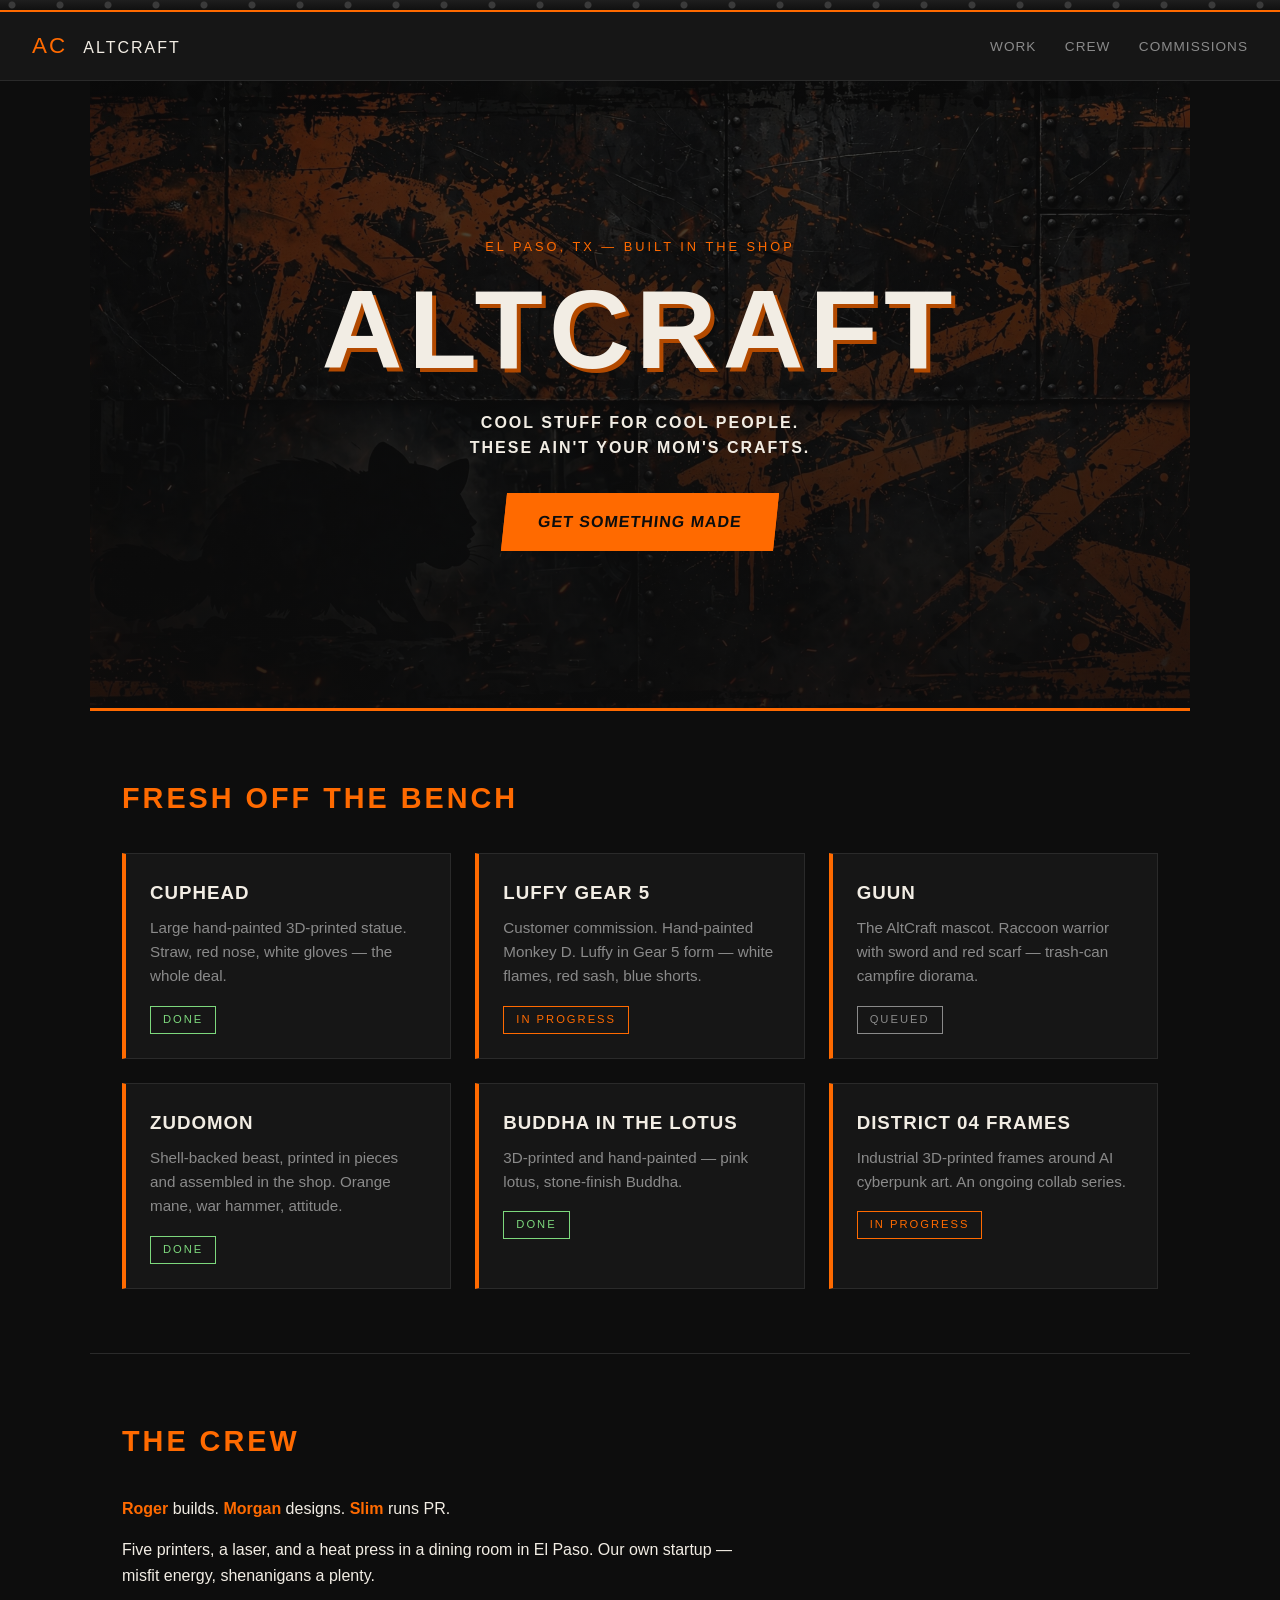
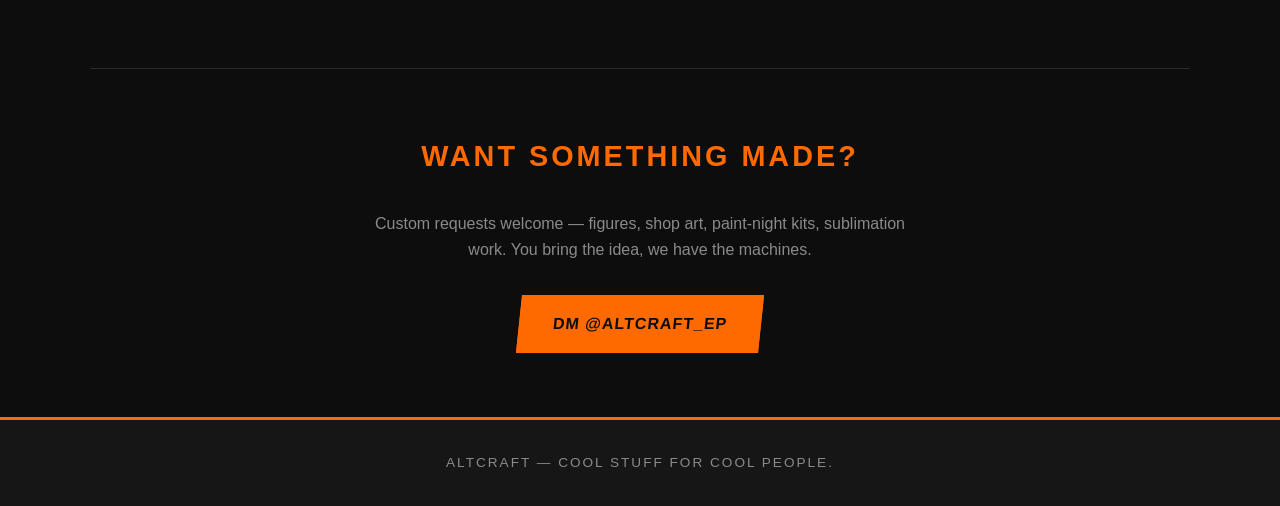
<file: index.html>
<!DOCTYPE html>
<html lang="en">
<head>
<meta charset="UTF-8">
<meta name="viewport" content="width=device-width, initial-scale=1.0">
<title>ALTCRAFT — Cool Stuff for Cool People</title>
<meta name="description" content="AltCraft: 3D prints, laser work, and custom creations from a dining-room shop in El Paso, TX. Cool stuff for cool people.">
<link rel="stylesheet" href="styles.css">
</head>
<body>

<header class="site-header">
  <div class="logo">AC <span>ALTCRAFT</span></div>
  <nav>
    <a href="#work">Work</a>
    <a href="#crew">Crew</a>
    <a href="#commissions">Commissions</a>
  </nav>
</header>

<section class="hero">
  <div class="hero-inner">
    <p class="kicker">El Paso, TX — built in the shop</p>
    <h1>ALTCRAFT</h1>
    <p class="tagline">COOL STUFF FOR COOL PEOPLE.<br>THESE AIN'T YOUR MOM'S CRAFTS.</p>
    <a class="cta" href="#commissions">Get something made</a>
  </div>
</section>

<section id="work" class="gallery">
  <h2>Fresh off the bench</h2>
  <div class="cards">
    <article class="card">
      <h3>Cuphead</h3>
      <p>Large hand-painted 3D-printed statue. Straw, red nose, white gloves — the whole deal.</p>
      <span class="badge done">Done</span>
    </article>
    <article class="card">
      <h3>Luffy Gear 5</h3>
      <p>Customer commission. Hand-painted Monkey D. Luffy in Gear 5 form — white flames, red sash, blue shorts.</p>
      <span class="badge wip">In progress</span>
    </article>
    <article class="card">
      <h3>Guun</h3>
      <p>The AltCraft mascot. Raccoon warrior with sword and red scarf — trash-can campfire diorama.</p>
      <span class="badge queued">Queued</span>
    </article>
    <article class="card">
      <h3>Zudomon</h3>
      <p>Shell-backed beast, printed in pieces and assembled in the shop. Orange mane, war hammer, attitude.</p>
      <span class="badge done">Done</span>
    </article>
    <article class="card">
      <h3>Buddha in the Lotus</h3>
      <p>3D-printed and hand-painted — pink lotus, stone-finish Buddha.</p>
      <span class="badge done">Done</span>
    </article>
    <article class="card">
      <h3>District 04 Frames</h3>
      <p>Industrial 3D-printed frames around AI cyberpunk art. An ongoing collab series.</p>
      <span class="badge wip">In progress</span>
    </article>
  </div>
</section>

<section id="crew" class="crew">
  <h2>The crew</h2>
  <p><strong>Roger</strong> builds. <strong>Morgan</strong> designs. <strong>Slim</strong> runs PR.</p>
  <p>Five printers, a laser, and a heat press in a dining room in El Paso. Our own startup — misfit energy, shenanigans a plenty.</p>
</section>

<section id="commissions" class="commissions">
  <h2>Want something made?</h2>
  <p>Custom requests welcome — figures, shop art, paint-night kits, sublimation work. You bring the idea, we have the machines.</p>
  <a class="cta" href="https://www.instagram.com/altcraft_ep">DM @altcraft_ep</a>
</section>

<footer>
  <p>ALTCRAFT — Cool stuff for cool people.</p>
</footer>

</body>
</html>
</file>
<file: styles.css>
/* ALTCRAFT — black + safety orange, grungy industrial */

:root {
  --black: #0d0d0d;
  --char: #161616;
  --orange: #ff6a00;
  --orange-dim: #b34a00;
  --bone: #f2ede4;
  --gray: #8a8a8a;
}

* { margin: 0; padding: 0; box-sizing: border-box; }

body {
  background: var(--black);
  color: var(--bone);
  font-family: "Helvetica Neue", Arial, sans-serif;
  line-height: 1.6;
}

/* riveted top strip */
body::before {
  content: "";
  display: block;
  height: 10px;
  background:
    radial-gradient(circle at 12px 5px, #3a3a3a 3px, transparent 4px) 0 0 / 48px 10px repeat-x,
    linear-gradient(180deg, #1e1e1e, #101010);
  border-bottom: 2px solid var(--orange);
}

.site-header {
  display: flex;
  justify-content: space-between;
  align-items: center;
  padding: 1rem 2rem;
  background: var(--char);
  border-bottom: 1px solid #2a2a2a;
  position: sticky;
  top: 0;
  z-index: 10;
}

.logo {
  font-family: "Arial Black", Impact, sans-serif;
  font-size: 1.4rem;
  color: var(--orange);
  letter-spacing: 2px;
}
.logo span { color: var(--bone); font-size: 1rem; margin-left: .5rem; }

nav a {
  color: var(--gray);
  text-decoration: none;
  margin-left: 1.5rem;
  text-transform: uppercase;
  font-size: .85rem;
  letter-spacing: 1px;
}
nav a:hover { color: var(--orange); }

.hero {
  min-height: 70vh;
  display: flex;
  align-items: center;
  justify-content: center;
  text-align: center;
  background:
    linear-gradient(rgba(13,13,13,.72), rgba(13,13,13,.88)),
    url("assets/hero.webp") center / cover no-repeat,
    var(--char);
  border-bottom: 3px solid var(--orange);
  padding: 4rem 1.5rem;
}

.kicker {
  color: var(--orange);
  text-transform: uppercase;
  letter-spacing: 3px;
  font-size: .8rem;
  margin-bottom: 1rem;
}

.hero h1 {
  font-family: "Arial Black", Impact, sans-serif;
  font-size: clamp(3rem, 12vw, 7rem);
  letter-spacing: 6px;
  color: var(--bone);
  text-shadow: 4px 4px 0 var(--orange-dim);
  line-height: 1;
}

.tagline {
  margin: 1.5rem 0 2rem;
  font-weight: bold;
  letter-spacing: 2px;
  color: var(--bone);
}

.cta {
  display: inline-block;
  background: var(--orange);
  color: #0d0d0d;
  font-weight: bold;
  text-transform: uppercase;
  letter-spacing: 1px;
  padding: .9rem 2rem;
  text-decoration: none;
  border: 2px solid var(--orange);
  transform: skew(-6deg);
}
.cta:hover { background: transparent; color: var(--orange); }

section { padding: 4rem 2rem; max-width: 1100px; margin: 0 auto; }

h2 {
  font-family: "Arial Black", Impact, sans-serif;
  text-transform: uppercase;
  letter-spacing: 3px;
  color: var(--orange);
  margin-bottom: 2rem;
  font-size: 1.8rem;
}

.cards {
  display: grid;
  grid-template-columns: repeat(auto-fill, minmax(280px, 1fr));
  gap: 1.5rem;
}

.card {
  background: var(--char);
  border: 1px solid #2a2a2a;
  border-left: 4px solid var(--orange);
  padding: 1.5rem;
}
.card h3 {
  font-family: "Arial Black", Impact, sans-serif;
  letter-spacing: 1px;
  margin-bottom: .5rem;
  text-transform: uppercase;
}
.card p { color: var(--gray); font-size: .95rem; margin-bottom: 1rem; }

.badge {
  display: inline-block;
  font-size: .7rem;
  text-transform: uppercase;
  letter-spacing: 2px;
  padding: .25rem .75rem;
  border: 1px solid;
}
.badge.done { color: #7dd87d; border-color: #7dd87d; }
.badge.wip { color: var(--orange); border-color: var(--orange); }
.badge.queued { color: var(--gray); border-color: var(--gray); }

.crew { border-top: 1px solid #2a2a2a; }
.crew p { margin-bottom: 1rem; max-width: 640px; }
.crew strong { color: var(--orange); }

.commissions {
  text-align: center;
  border-top: 1px solid #2a2a2a;
}
.commissions p { max-width: 560px; margin: 0 auto 2rem; color: var(--gray); }

footer {
  text-align: center;
  padding: 2rem;
  border-top: 3px solid var(--orange);
  color: var(--gray);
  font-size: .85rem;
  letter-spacing: 2px;
  text-transform: uppercase;
  background: var(--char);
}

@media (max-width: 600px) {
  .site-header { flex-direction: column; gap: .75rem; }
  nav a { margin: 0 .75rem; }
}
</file>
